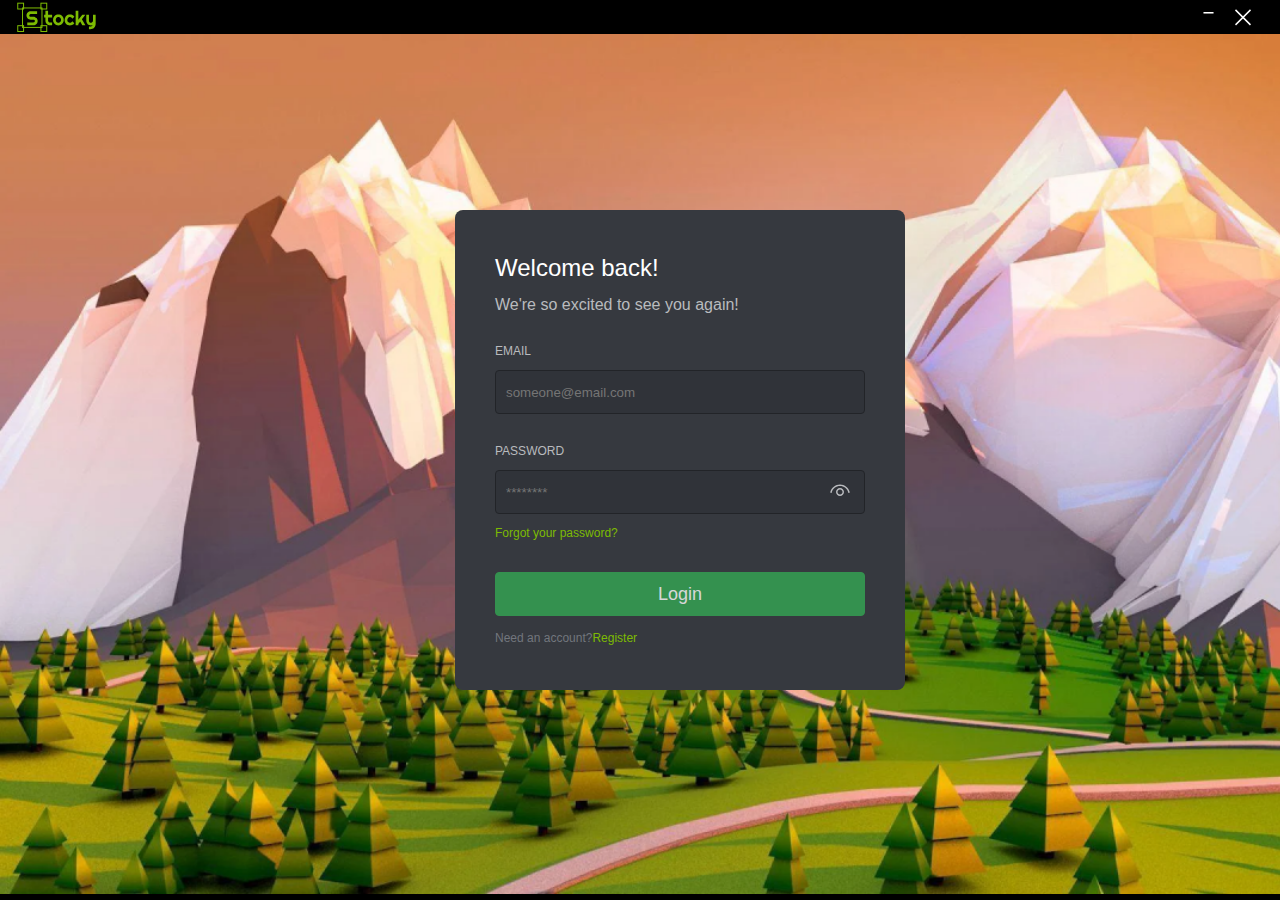
<file: index.html>
<html lang="en">

<head>
    <meta charset="UTF-8">
    <meta http-equiv="X-UA-Compatible" content="IE=edge">
    <meta name="viewport" content="width=device-width, initial-scale=1.0">
    <title>Login Page</title>

    <link rel="stylesheet" href="login.css">
    <script src="login.js"></script>
</head>

<body>

    <!-- Here goes code for top title bar that contains draggable title and buttons-->
    <div id="topbar">
        <div id="draggable-area">
            <img id="logo_stocky" src="icons/logo_stocky.svg" alt="logo icon">
        </div>
        <!-- minimize , maximize , close buttons-->
        <div id="topOptions">
            <img id="minimize_btn" src="icons/minimize.svg" alt="minimize btn" />
            <img id="close_btn" src="icons/close.svg" alt="close btn" />
        </div>
    </div>

    <!--login page & registration page-->
    <div id="fullScreenCover">

        <!--All fields and inputs for login-->
        <div id="login_card" style="display: block;">
            <p id="welcome_content">Welcome back!</p>
            <p id="excited_see_content">We're so excited to see you again!</p>
            <p id="email_label" class="label_inputs">EMAIL</p>
            <input id="email_input" type="email" placeholder="someone@email.com" class="input_box" />
            <p id="password_label" class="label_inputs">PASSWORD</p>
            <input id="password_input" type="password" placeholder="********" class="input_box" />
            <img id="password_visibility_login" src="icons/eye_on.svg" alt="visibility off" class="input_icon"/>
            <p id="password_forget">Forgot your password?</p>
            <button id="log_in_btn" class="btn_input">Login</button>
            <p id="need_account">Need an account?<span>Register</span></p>
        </div>

        <!--email recovery for forget password-->
        <div id="forget_password_card" style="display: none;">
            <p id="forget_label">Forget password?</p>
            <p id="forget_label2"> No worry, we will help you recover </p>
            <p id="email_forget_label" class="label_inputs">EMAIL</p>
            <input id="email_forget_input" type="email" placeholder="someone@email.com" class="input_box" />
            <button id="recover_btn" class="btn_input">Recover</button>
            <p id="account_exist">Remembered? <span>LogIn</span></p>
        </div>

        <!-- All fields and inputs for registration-->
        <div id="registration_card" style="display: none;">
            <p id="register_label">Create an account</p>
            <p id="email_reg_label" class="label_inputs">EMAIL</p>
            <input id="email_reg_input" type="email" placeholder="someone@email.com" class="input_box" />
            <p id="username_reg_label" class="label_inputs">USERNAME</p>
            <input id="username_reg_input" type="text" placeholder="@" class="input_box" />
            <p id="password_reg_label" class="label_inputs">PASSWORD</p>
            <input id="password_reg_input" type="password" placeholder="********" class="input_box" />
            <img id="password_visibility_reg" src="icons/eye_on.svg" alt="visibility off" class="input_icon"/>
            <p id="date_reg_label" class="label_inputs">DATE OF BIRTH</p>
            <select id="dob_Y_reg_input" class="date_inputs">
            </select>
            <select id="dob_M_reg_input" class="date_inputs">
                <option value="1">January</option>
                <option value="2">Febraury</option>
                <option value="3">March</option>
                <option value="4">April</option>
                <option value="5">May</option>
                <option value="6">June</option>
                <option value="7">July</option>
                <option value="8">August</option>
                <option value="9">September</option>
                <option value="10">October</option>
                <option value="11">November</option>
                <option value="12">December</option>
            </select>
            <select id="dob_D_reg_input" class="date_inputs">
               
            </select>
            <button id="continue_btn" class="btn_input">Continue</button>
            <p id="already_account">Already have an account?</p>
            <p id="term_condition">By registering you agree to stocky’s <span>Terms of Service</span> and <span>Privacy Policy.</span></p>
        </div>

        <!--Display a pop up message for form validation and response-->
        <div id="messagePop" style="display:none;">
            Some message here
        </div>

        <!--Show if app is online/offline-->
        <div id="offline_status" style="display: none;">
            <h1>Connect to the internet</h1>
            <p>You are offline. Check your connection</p>
        </div>

        <div id="Privacy-Policy" style="display: none;">
            <img id="close_privacy_policy" src="icons/close.svg" alt="close_privacy_policy"/>
            <object data="objects/privacy_pol.html" type="text/html"></object>
        </div>

        <div id="email_verification_sent" style="display: none;">
            <h1>Email verification sent successfully</h1>
            <p>Kindly check your mailbox. Search in all the folders including spam and junk</p>
            <button id="login_again" class="btn2_input">Verified ? Login</button>
        </div>
    </div>

</body>

</html>
</file>
<file: login.css>
:root{
    --background-color : #000;
    --background-color2 : #36393F;
    --translucent-color : #00000099;
    --primary-color : #34A853;
    --link-color : #7DBB02;
    --text-color : #fff;
    --text-color2 : #B9BBBE;
    --text-color3 : #72767D;
    --input-background : #303339;
    --input-strokes : #222428;
}
body{
    background-color: var(--background-color);
    color: var(--text-color);
    font-family: Arial, Helvetica, sans-serif;
    margin: 0%;
    padding: 0%;
}
#topbar{
    width: calc(100% - 4px);
    height: 30px;
    padding : 2px;
    display: flex;
}
#draggable-area{
    width: calc(100% - 100px);
    padding-left: 15px;
}
#topOptions{
    width: 85px;
}
#topbar img{
    height: 30px;
}
#topOptions img{
    /* margin-left: 0px; */
}
#close_btn:hover{
    background-color: #dd2200;
}
#minimize_btn:hover{
    background-color: var(--background-color2);
}
#fullScreenCover{
    width: 100%;
    height: calc(100% - 40px);
    background-image: url('icons/login/login_background.png');
    background-repeat: no-repeat;
    background-size: cover;
}
#login_card{
    position: fixed;
    width: 370px;
    height: 440px;
    left: calc(50% - 185px);
    top: calc(50% - 240px);
    padding-left: 40px;
    padding-right: 40px;
    padding-top: 20px;
    padding-bottom: 20px;
    background-color: var(--background-color2);
    border-radius: 8px;

}
#welcome_content{
    font-size: 24px;
}
#excited_see_content{
    font-size: 16px;
    margin-top: -10px;
    color: var(--text-color2);
}
.input_box{
    width: 100%;
    height: 44px;
    background-color: var(--input-background);
    color: var(--text-color);
    border: 1px solid var(--input-strokes);
    border-radius: 4px;
    padding-left: 10px;
    padding-right: 10px;
}
.input_box:focus-within{
    border: 1px solid var(--link-color);
    outline: none !important;
    box-shadow: 0 0 4px var(--primary-color);
}
.label_inputs{
    font-size: 12px;
    color: var(--text-color2);
    margin-top: 30px;
}
#password_forget{
    font-size: 12px;
    color: var(--link-color);
    cursor: pointer;
}
.btn_input{
    width: 100%;
    height: 44px;
    margin-top: 20px;
    font-size: large;
    border-radius: 4px;
    background-color: var(--primary-color);
    color: var(--text-color);
    border: 1px solid var(--primary-color);
    opacity: 0.8;
    
}
.btn_input:hover{
    background-color: var(--primary-color);
    border: 1px solid var(--link-color);
    cursor: pointer;
    opacity: 1;
}
#need_account{
    font-size: 12px;
    color: var(--text-color3);
    margin-top: 15px;
}
#need_account span{
    cursor: pointer;
    color: var(--link-color);
}
#registration_card{
    position: fixed;
    width: 400px;
    height: 570px;
    left: calc(50% - 200px);
    top: calc(50% - 285px);
    padding-left: 40px;
    padding-right: 40px;
    padding-top: 20px;
    padding-bottom: 20px;
    background-color: var(--background-color2);
    border-radius: 8px;
}
#register_label{
    text-align: center;
    font-size: 18px;
}
.date_inputs{
    background-color: var(--input-background);
    height: 40px;
    color: var(--text-color);
    border: 1px solid var(--input-strokes);
    border-radius: 4px;
    padding-left: 10px;
    padding-right: 10px;
    margin-right: 8px;
}
#dob_M_reg_input{
    width: 40%;
}
#dob_D_reg_input{
    width: 20%;
}
#dob_Y_reg_input{
    width: 30%;
}
#dob_D_reg_input::-webkit-scrollbar, #dob_Y_reg_input::-webkit-scrollbar{
    width: 5px;
}
#dob_D_reg_input::-webkit-scrollbar-track, #dob_Y_reg_input::-webkit-scrollbar-track {
    background-color: var(--background-color);
  }
#dob_D_reg_input::-webkit-scrollbar-thumb , #dob_Y_reg_input::-webkit-scrollbar-thumb{
    background: var(--link-color);
}
.date_inputs option:hover{
    background-color: var(--primary-color);
}
#already_account{
    font-size: 12px;
    margin-top: 15px;
    cursor: pointer;
    color: var(--link-color);
}
#term_condition{
    font-size: 12px;
    color: var(--text-color3);
    margin-top: 15px;
}
#term_condition span{
    cursor: pointer;
    color: var(--link-color);
}
#messagePop{
    position: fixed;
    width: 400px;
    min-height: 20px;
    max-height: 40px;
    left: calc(50% - 200px);
    top: 40px;
    padding-left: 40px;
    padding-right: 40px;
    padding-top: 10px;
    padding-bottom: 10px;
    background-color: var(--translucent-color);
    border-radius: 4px;
}
.input_icon{
    margin-top: -35px;
    margin-left: 90%;
}
#offline_status{
    position: fixed;
    width: 55%;
    height: 15%;
    left: 20%;
    top: 35%;
    padding-left: 40px;
    padding-right: 40px;
    padding-top: 20px;
    padding-bottom: 20px;
    background-color: var(--translucent-color);
    border-radius: 8px;
}
#offline_status h1{
    text-align: center;
}
#offline_status p{
    text-align: center;
}
#forget_password_card{
    position: fixed;
    width: 400px;
    height: 300px;
    left: calc(50% - 200px);
    top: calc(50% - 150px);
    padding-left: 40px;
    padding-right: 40px;
    padding-top: 20px;
    padding-bottom: 20px;
    background-color: var(--background-color2);
    border-radius: 8px;
}
#forget_label{
    text-align: center;
    font-size: 18px;
}
#forget_label2{
    text-align: center;
    font-size: 14px;
    color: var(--text-color2);
}
#account_exist{
    font-size: 14px;
    color: var(--text-color2);
}
#account_exist span{
    color: var(--link-color);
    cursor: pointer;
}
#Privacy-Policy{
    position: fixed;
    width: 450px;
    height: 590px;
    left: calc(50% - 225px);
    top: calc(50% - 300px);
    padding-left: 40px;
    padding-right: 40px;
    padding-top: 20px;
    padding-bottom: 20px;
    background-color: var(--background-color2);
    border-radius: 8px;

}
#Privacy-Policy object{
    width: 100%;
    height: 90%;
}
#close_privacy_policy{
    margin-left: calc(100% - 20px);
    cursor: pointer;
}
#email_verification_sent{
    position: fixed;
    width: 55%;
    height: 25%;
    left: 20%;
    top: 35%;
    padding-left: 40px;
    padding-right: 40px;
    padding-top: 20px;
    padding-bottom: 20px;
    background-color: var(--translucent-color);
    border-radius: 8px;
}
#email_verification_sent h1{
    text-align: center;
}
#email_verification_sent p{
    text-align: center;
}
.btn2_input{
    height: 44px;
    margin-top: 20px;
    margin-left: 30%;
    font-size: large;
    border-radius: 4px;
    background-color: var(--background-color2);
    color: var(--text-color);
    border: 1px solid var(--background-color2);
    opacity: 0.8;
}
</file>
